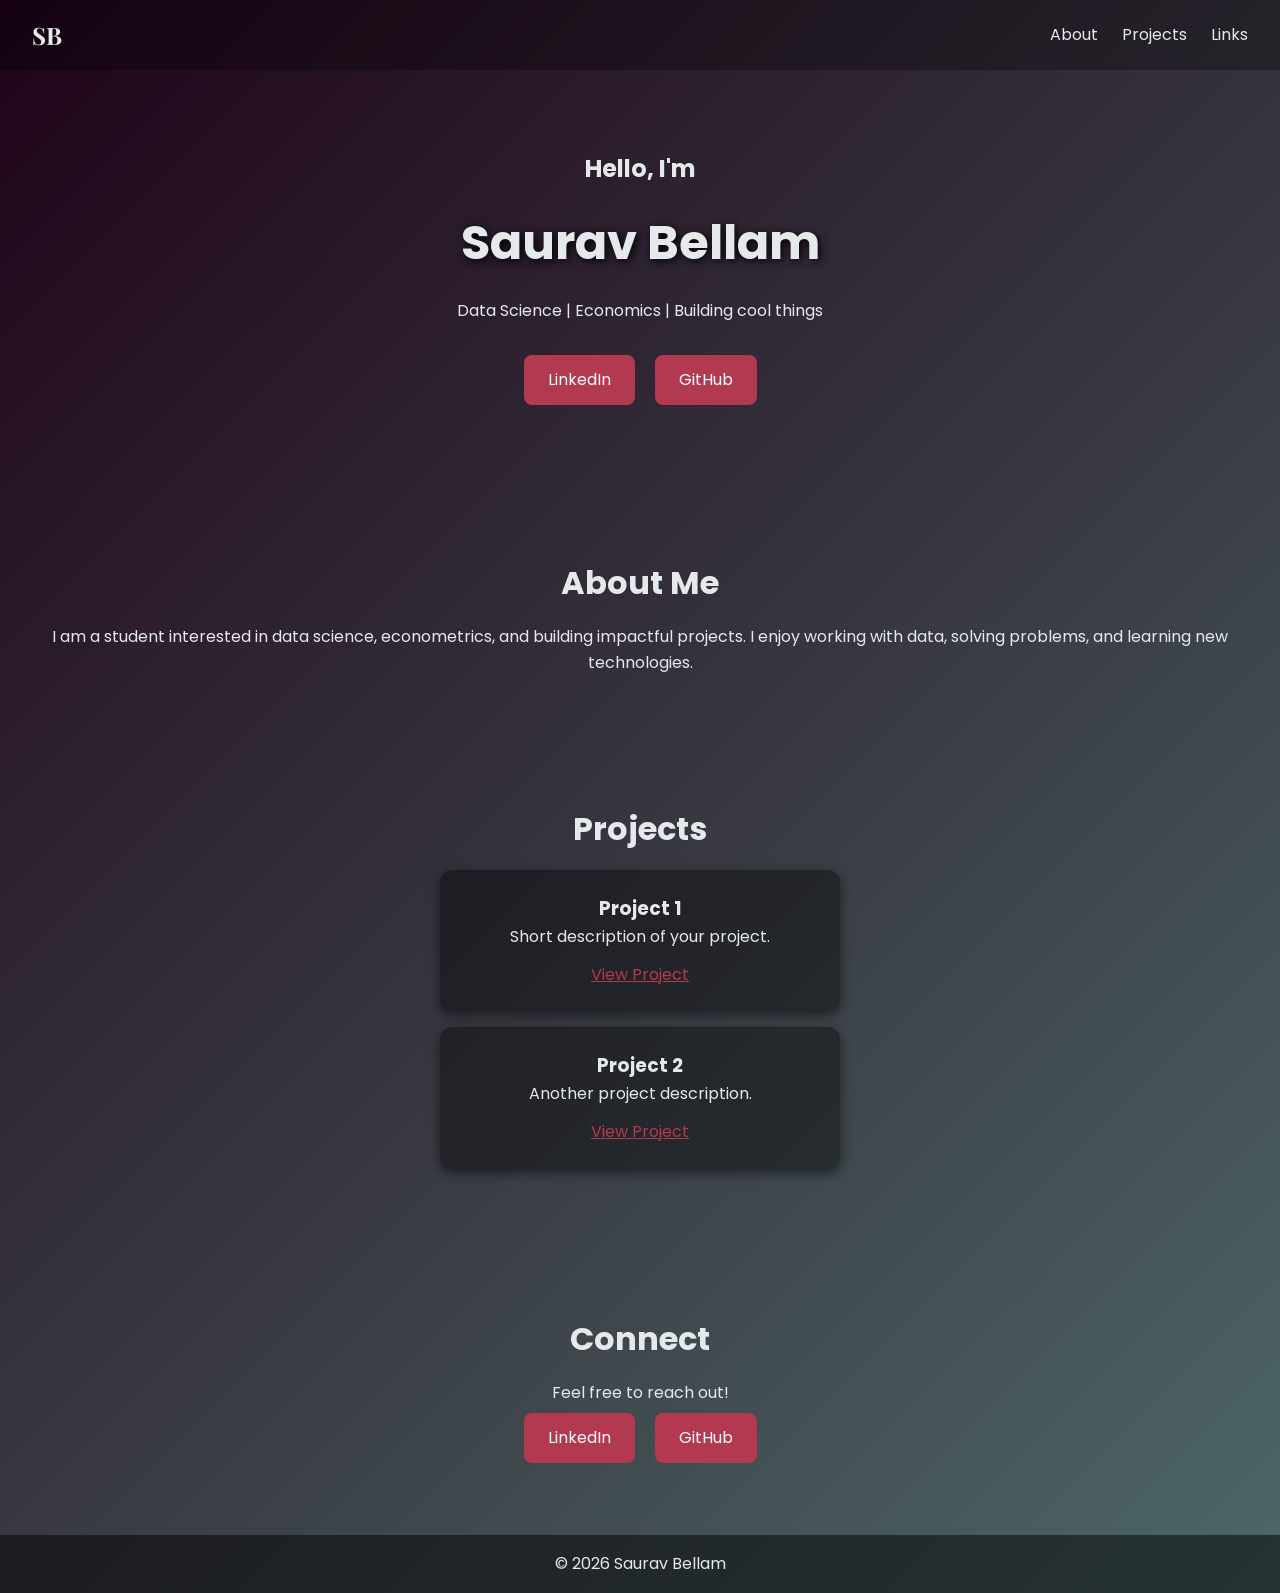
<file: Week3/index.html>
<!DOCTYPE html>
<html lang="en">
<head>
    <meta charset="UTF-8">
    <meta name="viewport" content="width=device-width, initial-scale=1.0">
    <title>Saurav Bellam | Portfolio</title>

    <!-- Google Fonts -->
    <link href="https://fonts.googleapis.com/css2?family=Poppins:wght@300;500;700&family=Playfair+Display:wght@500&display=swap" rel="stylesheet">

    <link rel="stylesheet" href="styles.css">
</head>
<body>

    <!-- NAVBAR -->
    <nav>
        <h1 class="logo">SB</h1>
        <ul>
            <li><a href="#about">About</a></li>
            <li><a href="#projects">Projects</a></li>
            <li><a href="#contact">Links</a></li>
        </ul>
    </nav>

    <!-- HERO SECTION -->
    <section class="hero">
        <h2>Hello, I'm</h2>
        <h1>Saurav Bellam</h1>
        <p>Data Science | Economics | Building cool things</p>

        <div class="buttons">
            <a href="https://www.linkedin.com/in/saurav-bellam/" target="_blank">LinkedIn</a>
            <a href="https://github.com/Sunnyb16" target="_blank">GitHub</a>
        </div>
    </section>

    <!-- ABOUT -->
    <section id="about" class="section">
        <h2>About Me</h2>
        <p>
            <!-- Fill this in -->
            I am a student interested in data science, econometrics, and building impactful projects.
            I enjoy working with data, solving problems, and learning new technologies.
        </p>
    </section>

    <!-- PROJECTS -->
    <section id="projects" class="section">
        <h2>Projects</h2>

        <div class="project-card">
            <h3>Project 1</h3>
            <p>Short description of your project.</p>
            <a href="#">View Project</a>
        </div>

        <div class="project-card">
            <h3>Project 2</h3>
            <p>Another project description.</p>
            <a href="#">View Project</a>
        </div>
    </section>

    <!-- CONTACT -->
    <section id="contact" class="section">
        <h2>Connect</h2>
        <p>Feel free to reach out!</p>

        <div class="buttons">
            <a href="https://www.linkedin.com/in/saurav-bellam/" target="_blank">LinkedIn</a>
            <a href="https://github.com/Sunnyb16" target="_blank">GitHub</a>
        </div>
    </section>

    <!-- FOOTER -->
    <footer>
        <p>© 2026 Saurav Bellam</p>
    </footer>

</body>
</html>
</file>
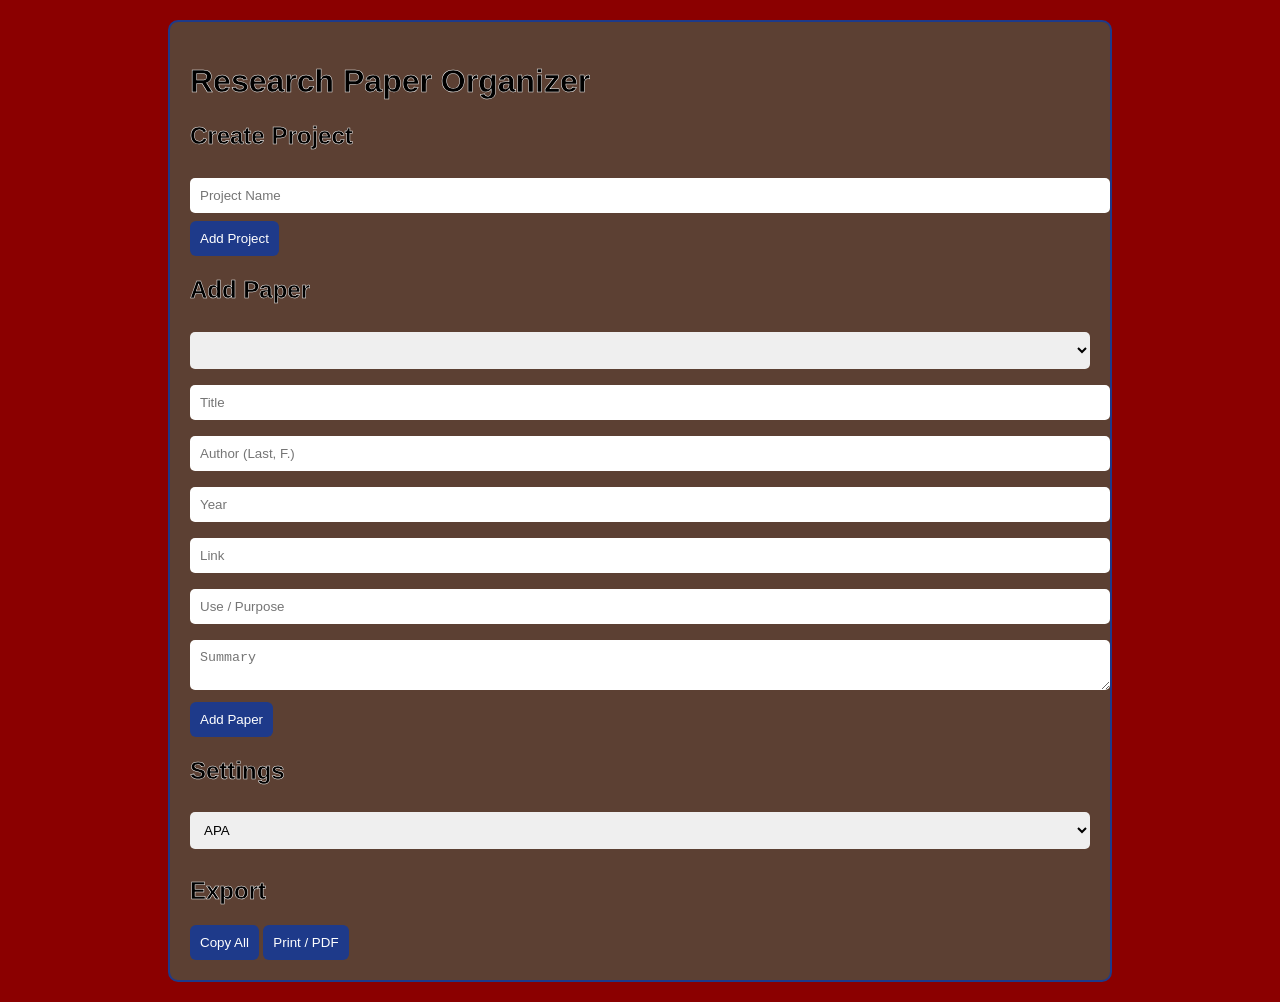
<file: Week6/index.html>
<!DOCTYPE html>
<html lang="en">
<head>
<meta charset="UTF-8">
<title>Research Paper Organizer</title>

<style>
body {
    font-family: Arial, sans-serif;
    background-color: #8B0000;
    margin: 0;
    padding: 20px;
}

h1, h2, h3, p, label {
    color: black;
    -webkit-text-stroke: 0.5px white;
}

.container {
    background-color: #5C4033;
    padding: 20px;
    border-radius: 10px;
    max-width: 900px;
    margin: auto;
    border: 2px solid #1E3A8A;
}

input, textarea, select {
    width: 100%;
    margin: 8px 0;
    padding: 10px;
    border-radius: 5px;
    border: none;
}

button {
    background-color: #1E3A8A;
    color: white;
    padding: 10px;
    border: none;
    border-radius: 6px;
    cursor: pointer;
}

button:hover {
    background-color: #3B82F6;
}

.paper {
    background-color: #6F4E37;
    margin-top: 10px;
    padding: 10px;
    border-radius: 8px;
}

.project {
    margin-top: 25px;
}

.hidden {
    display: none;
}

.citation {
    color: #93C5FD;
}
</style>
</head>

<body>

<div class="container">

<h1>Research Paper Organizer</h1>

<h2>Create Project</h2>
<input id="newProject" placeholder="Project Name">
<button onclick="addProject()">Add Project</button>

<h2>Add Paper</h2>
<select id="projectSelect"></select>

<input id="title" placeholder="Title">
<input id="author" placeholder="Author (Last, F.)">
<input id="year" placeholder="Year">
<input id="link" placeholder="Link">
<input id="subject" placeholder="Use / Purpose">
<textarea id="summary" placeholder="Summary"></textarea>

<button onclick="addPaper()">Add Paper</button>

<h2>Settings</h2>
<select id="citationStyle" onchange="renderAll()">
<option value="apa">APA</option>
<option value="chicago">Chicago</option>
</select>

<h2>Export</h2>
<button onclick="copyBibliography()">Copy All</button>
<button onclick="printBibliography()">Print / PDF</button>

<div id="output"></div>

</div>

<script>

// load saved data
let data = JSON.parse(localStorage.getItem("papersData")) || {};

// save data
function saveData() {
    localStorage.setItem("papersData", JSON.stringify(data));
}

// add project
function addProject() {
    const name = newProject.value.trim();
    if (!name) return;

    if (!data[name]) data[name] = [];

    updateProjectDropdown();
    saveData();
}

// update dropdown
function updateProjectDropdown() {
    projectSelect.innerHTML = "";

    Object.keys(data).forEach(p => {
        projectSelect.innerHTML += `<option>${p}</option>`;
    });
}

// Interaction 1: click event listener using onclick on Add Paper button triggers addPaper()
function addPaper() {
    const project = projectSelect.value;

    if (!project) {
        alert("Create/select a project first");
        return;
    }

    const paper = {
        title: title.value,
        author: author.value,
        year: year.value,
        link: link.value,
        subject: subject.value,
        summary: summary.value
    };

    data[project].push(paper);

    saveData();
    renderAll();
}

// apa format
function formatAPA(p) {
    return `${p.author || "Unknown"} (${p.year || "n.d."}). <i>${p.title}</i>. ${p.link}`;
}

// chicago format
function formatChicago(p) {
    return `${p.author}. "${p.title}." Accessed ${p.year}. ${p.link}`;
}

// Interaction 4: change event listener using onchange on dropdown triggers renderAll()
function format(p) {
    return citationStyle.value === "apa" ? formatAPA(p) : formatChicago(p);
}

// Interaction 3: click event listener using onclick triggers toggle() to show/hide summary
function renderAll() {
    output.innerHTML = "";

    Object.keys(data).forEach(project => {
        let section = `<div class="project"><h2>${project}</h2>`;

        data[project].forEach((p, i) => {
            section += `
            <div class="paper">
                <div class="citation">${format(p)}</div>
                <p><strong>Use:</strong> ${p.subject}</p>
                <button onclick="toggle('${project}', ${i})">Toggle Summary</button>
                <div id="${project}-${i}" class="hidden">
                    <p>${p.summary}</p>
                </div>
            </div>`;
        });

        section += "</div>";
        output.innerHTML += section;
    });
}

// toggle summary visibility
function toggle(project, i) {
    document.getElementById(`${project}-${i}`).classList.toggle("hidden");
}

// Interaction 5: click event listener triggers copyBibliography() to copy text
function copyBibliography() {
    let text = "";

    Object.keys(data).forEach(project => {
        text += project + "\n";

        data[project].forEach(p => {
            text += format(p) + "\n";
            text += "Use: " + p.subject + "\n";
            if (p.summary) text += p.summary + "\n";
            text += "\n";
        });
    });

    navigator.clipboard.writeText(text);
    alert("Copied!");
}

// Interaction 5: second click event triggers printBibliography() for PDF export
function printBibliography() {
    let content = "<h1>Annotated Bibliography</h1>";

    Object.keys(data).forEach(project => {
        content += `<h2>${project}</h2>`;

        data[project].forEach(p => {
            content += `<p><strong>${format(p)}</strong><br>
            Use: ${p.subject}<br>
            ${p.summary || ""}</p>`;
        });
    });

    const win = window.open();
    win.document.write(content);
    win.print();
}

// Interaction 2: input event listener using addEventListener triggers live typing updates
document.querySelectorAll("#title, #subject").forEach(input => {
    input.addEventListener("input", () => {
        // live preview logic runs while typing
    });
});

// initialize
updateProjectDropdown();
renderAll();

</script>

</body>
</html>
</file>
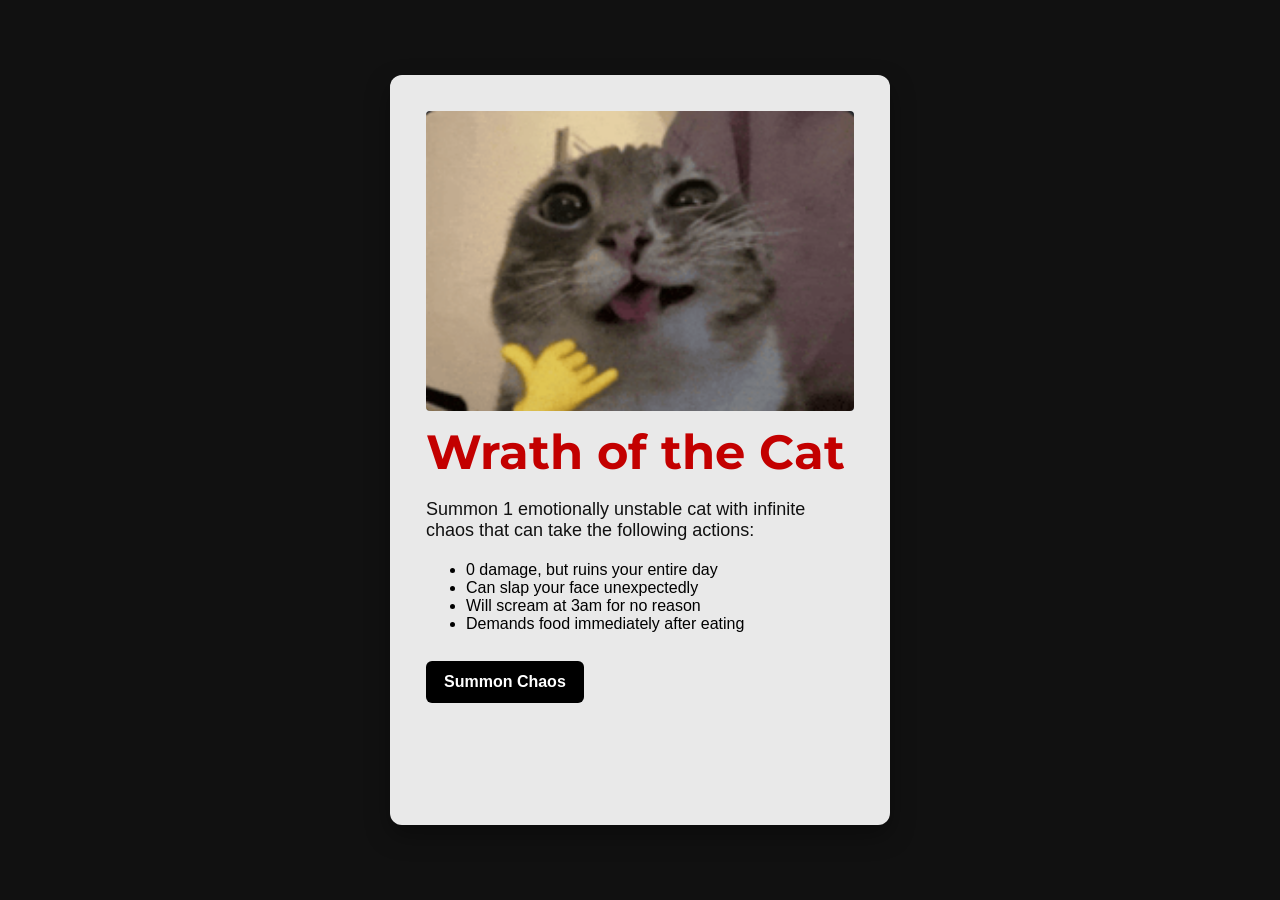
<file: Week3/Week3hw.html>
<!DOCTYPE html>
<html lang="en">
<head>
  <meta charset="UTF-8" />
  <meta name="viewport" content="width=device-width, initial-scale=1.0" />
  <title>Wrath of the Cat</title>

  <!-- Custom font -->
  <link rel="preconnect" href="https://fonts.googleapis.com">
  <link rel="preconnect" href="https://fonts.gstatic.com" crossorigin>
  <link href="https://fonts.googleapis.com/css2?family=Montserrat:wght@400;700;800&display=swap" rel="stylesheet">

  <style>
    body {
      margin: 0;
      min-height: 100vh;
      background-color: #111111;
      display: flex;
      justify-content: center;
      align-items: center;
      font-family: Arial, sans-serif;
    }

    .card {
      width: 500px;
      height: 750px;
      background-color: #e9e9e9;
      padding: 36px;
      border-radius: 12px;
      box-shadow: 0 10px 25px rgba(0, 0, 0, 0.35);
      box-sizing: border-box;
    }

    .card img {
      width: 100%;
      height: 300px;
      object-fit: cover;
      margin-bottom: 12px;
      border-radius: 4px;
      display: block;
    }

    .card h1 {
      font-family: 'Montserrat', sans-serif;
      font-size: 48px;
      color: #c30000;
      margin: 0 0 18px 0;
    }

    .card p {
      font-size: 18px;
      color: #111111;
      margin-bottom: 20px;
    }

    .card ul {
      font-size: 16px;
      margin-bottom: 28px;
    }

    .card button {
      background-color: #000000;
      color: white;
      border: none;
      padding: 12px 18px;
      border-radius: 6px;
      font-size: 16px;
      cursor: pointer;
      font-weight: bold;
    }

    .card button:hover {
      background-color: #333333;
    }

    .button-link {
      text-decoration: none;
    }
  </style>
</head>
<body>
  <div class="card">
    <!-- Replace with your local image file name -->
    <img src="cat.png" alt="Chaotic cat">

    <h1>Wrath of the Cat</h1>

    <p>
      Summon 1 emotionally unstable cat with infinite chaos that can take the following actions:
    </p>

    <ul>
      <li>0 damage, but ruins your entire day</li>
      <li>Can slap your face unexpectedly</li>
      <li>Will scream at 3am for no reason</li>
      <li>Demands food immediately after eating</li>
    </ul>

    <a class="button-link" href="https://www.youtube.com/watch?v=J---aiyznGQ" target="_blank">
      <button>Summon Chaos</button>
    </a>
  </div>
</body>
</html>
</file>
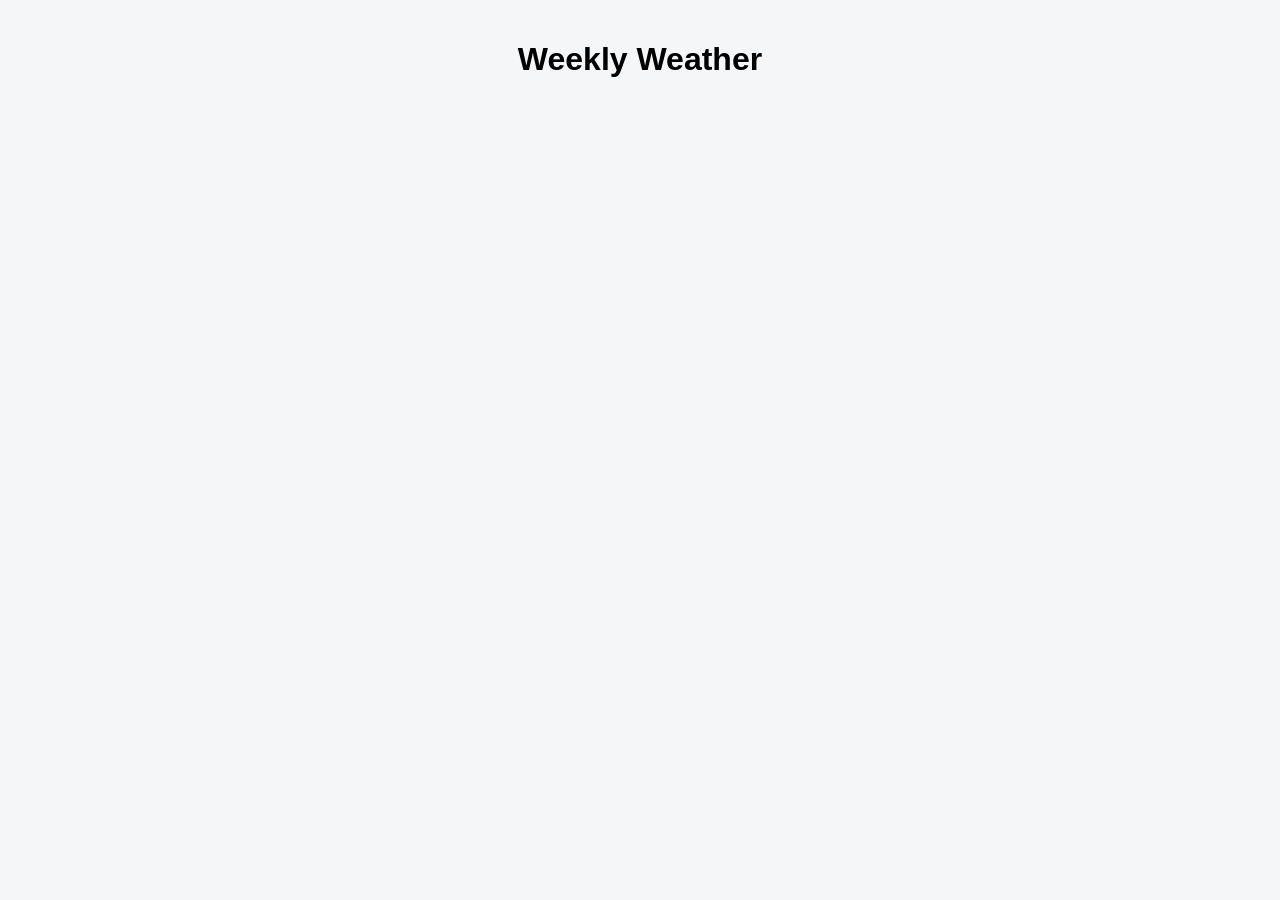
<file: Week7/locationFinder.html>
<!DOCTYPE html>
<html lang="en">
<head>
<meta charset="UTF-8">
<title>Weekly Weather</title>

<style>
body {
    font-family: Arial, sans-serif;
    background: #f4f6f8;
    margin: 0;
    padding: 20px;
    text-align: center;
}

h1 {
    margin-bottom: 20px;
}

/* GRID */
.container {
    display: grid;
    grid-template-columns: repeat(7, 1fr);
    gap: 15px;
}

/* CARD */
.card {
    background: white;
    border-radius: 12px;
    padding: 15px;
    box-shadow: 0 6px 15px rgba(0,0,0,0.15);
    transition: transform 0.2s;
}

.card:hover {
    transform: scale(1.05);
}

.day {
    font-weight: bold;
    margin-bottom: 10px;
}

.temp {
    margin: 5px 0;
}

.sun {
    font-size: 12px;
    color: gray;
}

/* MOBILE SCROLL */
@media (max-width: 900px) {
    .container {
        display: flex;
        overflow-x: auto;
    }
    .card {
        min-width: 200px;
    }
}
</style>
</head>

<body>

<h1>Weekly Weather</h1>

<!-- IMPORTANT: ID must match JS -->
<div class="container" id="weatherContainer"></div>

<script>
document.addEventListener("DOMContentLoaded", () => {

    if (!navigator.geolocation) {
        console.log("No geolocation → fallback");
        fetchWeather(33.4255, -111.9400);
        return;
    }

    navigator.geolocation.getCurrentPosition(
        (position) => {
            console.log("Location success");

            const lat = position.coords.latitude;
            const lon = position.coords.longitude;

            fetchWeather(lat, lon);
        },
        (error) => {
            console.log("Location failed → fallback", error);

            // fallback prevents blank screen
            fetchWeather(33.4255, -111.9400);
        },
        {
            maximumAge: 0,
            timeout: 10000,
            enableHighAccuracy: true
        }
    );

});

function fetchWeather(lat, lon) {

    const url = `https://api.open-meteo.com/v1/forecast?latitude=${lat}&longitude=${lon}&daily=temperature_2m_max,temperature_2m_min,sunrise,sunset&timezone=auto`;

    fetch(url)
        .then(res => res.json())
        .then(data => displayWeather(data))
        .catch(err => console.log("API error:", err));
}

function displayWeather(data) {

    console.log("Display called");

    if (!data || !data.daily) {
        console.log("Invalid data");
        return;
    }

    const container = document.getElementById("weatherContainer");

    if (!container) {
        console.log("Container missing");
        return;
    }

    container.innerHTML = "";

    const days = data.daily.time || [];
    const maxTemps = data.daily.temperature_2m_max || [];
    const minTemps = data.daily.temperature_2m_min || [];
    const sunrise = data.daily.sunrise || [];
    const sunset = data.daily.sunset || [];

    for (let i = 0; i < days.length; i++) {

        if (!days[i]) continue;

        const card = document.createElement("div");
        card.classList.add("card");

        card.innerHTML = `
            <div class="day">${new Date(days[i]).toDateString()}</div>
            <div class="temp">High: ${maxTemps[i] ?? "N/A"}°C</div>
            <div class="temp">Low: ${minTemps[i] ?? "N/A"}°C</div>
            <div class="sun">🌅 ${formatTime(sunrise[i])}</div>
            <div class="sun">🌇 ${formatTime(sunset[i])}</div>
        `;

        container.appendChild(card);
    }
}

function formatTime(timeString) {
    if (!timeString) return "N/A";

    return new Date(timeString).toLocaleTimeString([], {
        hour: '2-digit',
        minute: '2-digit'
    });
}
</script>

</body>
</html>
</file>
<file: Week3/styles.css>
/* COLOR PALETTE */
:root {
    --dark: #1F0318;
    --light: #E5E9EC;
    --green: #4E6766;
    --red: #B33951;
    --black: #000000;
}

/* RESET */
* {
    margin: 0;
    padding: 0;
    box-sizing: border-box;
}

/* BASE */
body {
    font-family: 'Poppins', sans-serif;
    background: linear-gradient(135deg, var(--dark), var(--green));
    color: var(--light);
    line-height: 1.6;
}

/* NAVBAR */
nav {
    display: flex;
    justify-content: space-between;
    align-items: center;
    padding: 16px 32px;
    background: rgba(0,0,0,0.3);
}

.logo {
    font-family: 'Playfair Display', serif;
    font-size: 24px;
}

nav ul {
    display: flex;
    list-style: none;
    gap: 24px;
}

nav a {
    color: var(--light);
    text-decoration: none;
    transition: 0.3s;
}

nav a:hover {
    color: var(--red);
}

/* HERO */
.hero {
    text-align: center;
    padding: 80px 20px;
}

.hero h1 {
    font-size: 48px;
    margin: 16px 0;
    text-shadow: 2px 2px 8px black;
}

.hero p {
    margin-bottom: 24px;
}

/* BUTTONS */
.buttons a {
    display: inline-block;
    margin: 8px;
    padding: 12px 24px;
    background: var(--red);
    color: white;
    text-decoration: none;
    border-radius: 8px;
    transition: 0.3s;
}

.buttons a:hover {
    background: var(--green);
    transform: translateY(-3px);
}

/* SECTIONS */
.section {
    padding: 64px 32px;
    text-align: center;
}

.section h2 {
    font-size: 32px;
    margin-bottom: 16px;
}

/* PROJECT CARDS */
.project-card {
    background: rgba(0,0,0,0.4);
    margin: 16px auto;
    padding: 24px;
    max-width: 400px;
    border-radius: 12px;
    box-shadow: 0 4px 12px rgba(0,0,0,0.5);
    transition: 0.3s;
}

.project-card:hover {
    transform: scale(1.05);
}

.project-card a {
    display: inline-block;
    margin-top: 12px;
    color: var(--red);
}

/* FOOTER */
footer {
    text-align: center;
    padding: 16px;
    background: rgba(0,0,0,0.5);
}
</file>
